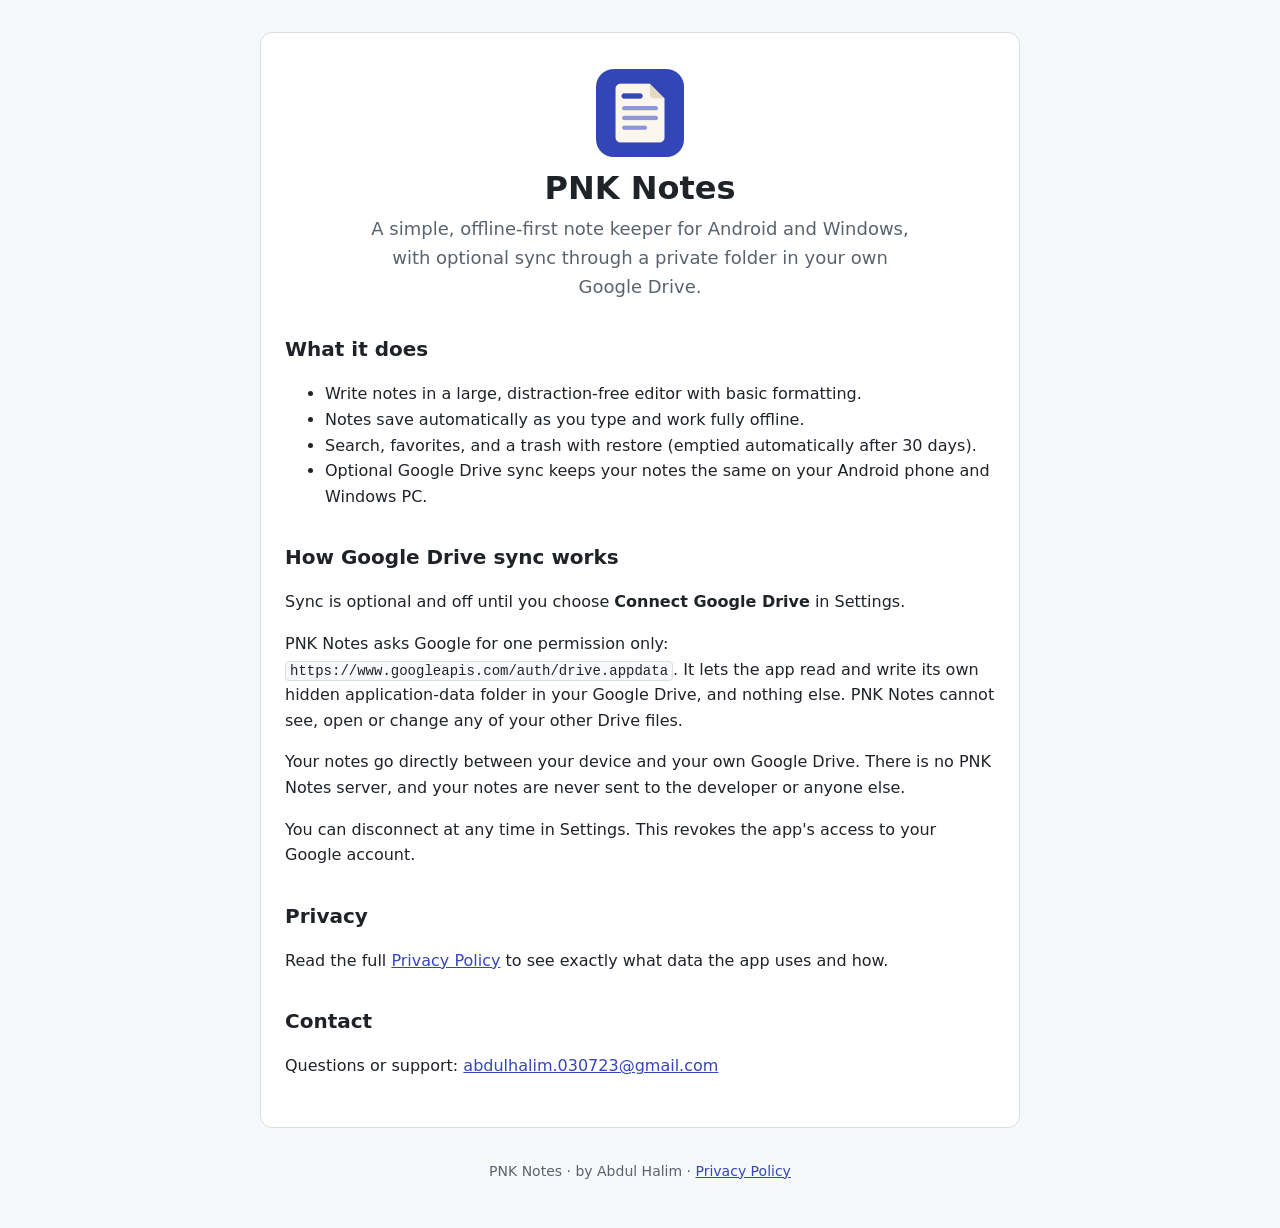
<file: index.html>
<!doctype html>
<html lang="en">
<head>
  <meta charset="utf-8">
  <meta name="viewport" content="width=device-width, initial-scale=1">
  <title>PNK Notes</title>
  <meta name="description" content="PNK Notes is a simple, offline-first note keeper for Android and Windows with optional sync through a private folder in your own Google Drive.">
  <link rel="icon" type="image/png" href="icon.png">
  <link rel="stylesheet" href="style.css">
</head>
<body>
  <main>
    <header class="hero">
      <img src="icon.png" width="96" height="96" alt="PNK Notes icon">
      <h1>PNK Notes</h1>
      <p class="lead">A simple, offline-first note keeper for Android and Windows, with optional sync through a private folder in your own Google Drive.</p>
    </header>

    <section>
      <h2>What it does</h2>
      <ul>
        <li>Write notes in a large, distraction-free editor with basic formatting.</li>
        <li>Notes save automatically as you type and work fully offline.</li>
        <li>Search, favorites, and a trash with restore (emptied automatically after 30 days).</li>
        <li>Optional Google Drive sync keeps your notes the same on your Android phone and Windows PC.</li>
      </ul>
    </section>

    <section>
      <h2>How Google Drive sync works</h2>
      <p>Sync is optional and off until you choose <strong>Connect Google Drive</strong> in Settings.</p>
      <p>PNK Notes asks Google for one permission only:
        <code>https://www.googleapis.com/auth/drive.appdata</code>. It lets the app read and write
        its own hidden application-data folder in your Google Drive, and nothing else. PNK Notes
        cannot see, open or change any of your other Drive files.</p>
      <p>Your notes go directly between your device and your own Google Drive. There is no PNK Notes
        server, and your notes are never sent to the developer or anyone else.</p>
      <p>You can disconnect at any time in Settings. This revokes the app's access to your Google account.</p>
    </section>

    <section>
      <h2>Privacy</h2>
      <p>Read the full <a href="privacy.html">Privacy Policy</a> to see exactly what data the app uses and how.</p>
    </section>

    <section>
      <h2>Contact</h2>
      <p>Questions or support: <a href="mailto:abdulhalim.030723@gmail.com">abdulhalim.030723@gmail.com</a></p>
    </section>
  </main>

  <footer>
    <p>PNK Notes &middot; by Abdul Halim &middot; <a href="privacy.html">Privacy Policy</a></p>
  </footer>
</body>
</html>
</file>
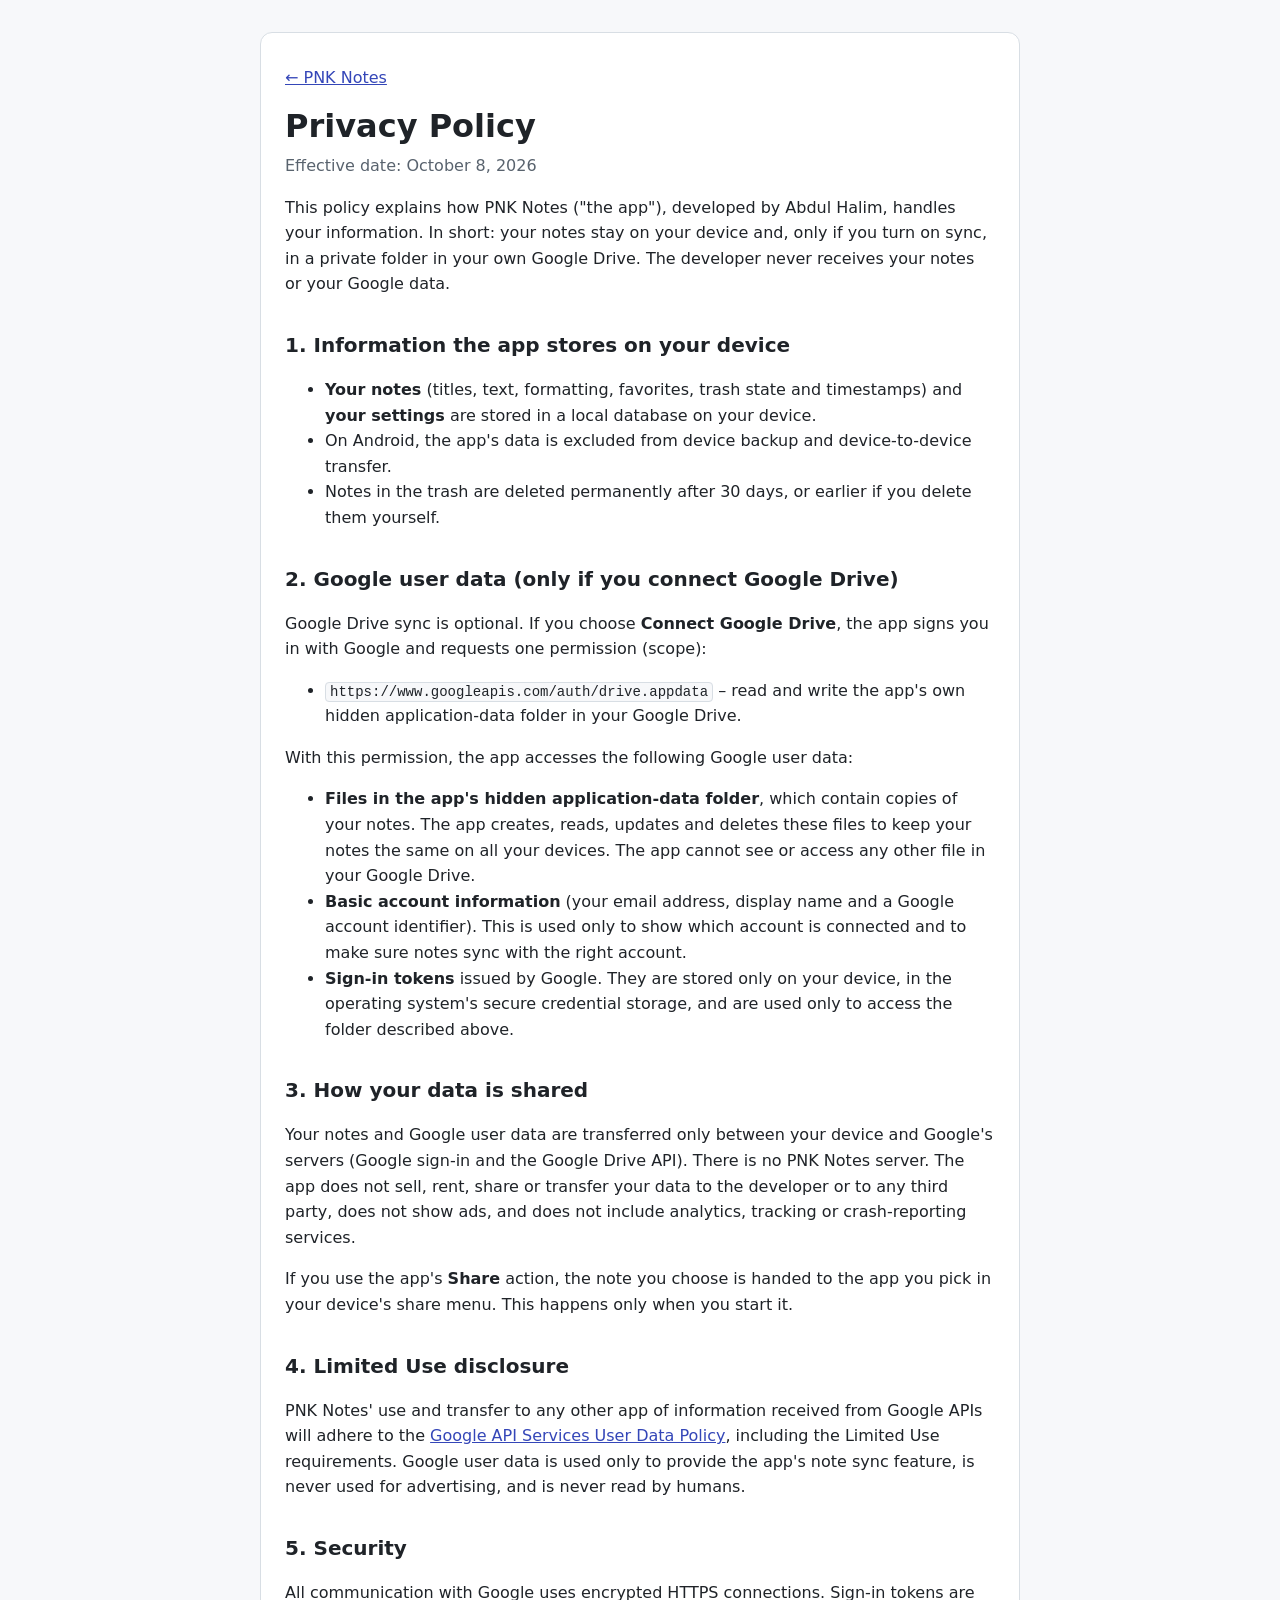
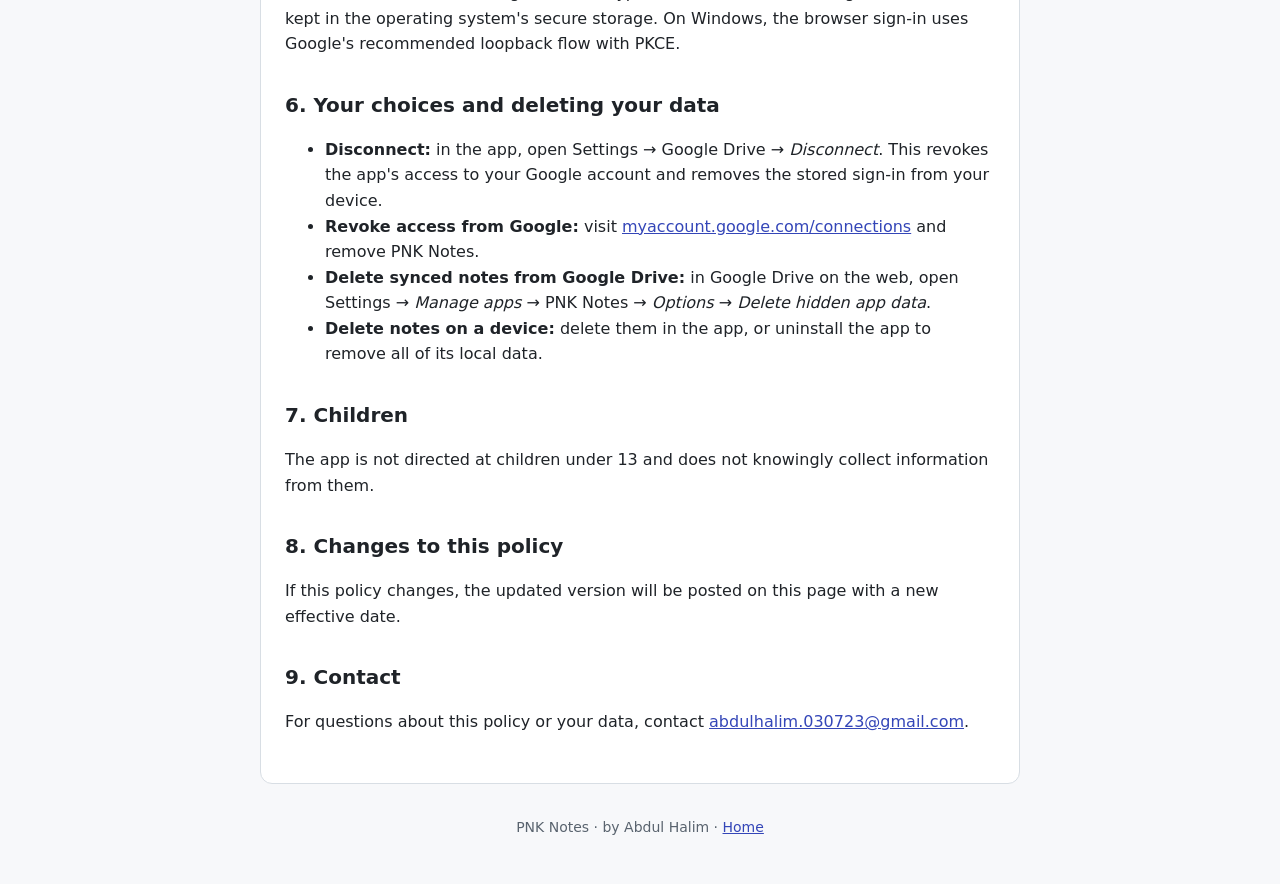
<file: privacy.html>
<!doctype html>
<html lang="en">
<head>
  <meta charset="utf-8">
  <meta name="viewport" content="width=device-width, initial-scale=1">
  <title>PNK Notes Privacy Policy</title>
  <meta name="description" content="How PNK Notes handles your notes and Google account data.">
  <link rel="icon" type="image/png" href="icon.png">
  <link rel="stylesheet" href="style.css">
</head>
<body>
  <main>
    <p class="back"><a href="index.html">&larr; PNK Notes</a></p>
    <h1>Privacy Policy</h1>
    <p class="meta">Effective date: October 8, 2026</p>

    <p>This policy explains how PNK Notes ("the app"), developed by Abdul Halim, handles your
      information. In short: your notes stay on your device and, only if you turn on sync, in a
      private folder in your own Google Drive. The developer never receives your notes or your
      Google data.</p>

    <h2>1. Information the app stores on your device</h2>
    <ul>
      <li><strong>Your notes</strong> (titles, text, formatting, favorites, trash state and
        timestamps) and <strong>your settings</strong> are stored in a local database on your
        device.</li>
      <li>On Android, the app's data is excluded from device backup and device-to-device transfer.</li>
      <li>Notes in the trash are deleted permanently after 30 days, or earlier if you delete them yourself.</li>
    </ul>

    <h2>2. Google user data (only if you connect Google Drive)</h2>
    <p>Google Drive sync is optional. If you choose <strong>Connect Google Drive</strong>, the app
      signs you in with Google and requests one permission (scope):</p>
    <ul>
      <li><code>https://www.googleapis.com/auth/drive.appdata</code> &ndash; read and write the app's
        own hidden application-data folder in your Google Drive.</li>
    </ul>
    <p>With this permission, the app accesses the following Google user data:</p>
    <ul>
      <li><strong>Files in the app's hidden application-data folder</strong>, which contain copies
        of your notes. The app creates, reads, updates and deletes these files to keep your notes
        the same on all your devices. The app cannot see or access any other file in your Google
        Drive.</li>
      <li><strong>Basic account information</strong> (your email address, display name and a Google
        account identifier). This is used only to show which account is connected and to make
        sure notes sync with the right account.</li>
      <li><strong>Sign-in tokens</strong> issued by Google. They are stored only on your device, in
        the operating system's secure credential storage, and are used only to access the folder
        described above.</li>
    </ul>

    <h2>3. How your data is shared</h2>
    <p>Your notes and Google user data are transferred only between your device and Google's
      servers (Google sign-in and the Google Drive API). There is no PNK Notes server. The app does
      not sell, rent, share or transfer your data to the developer or to any third party, does not
      show ads, and does not include analytics, tracking or crash-reporting services.</p>
    <p>If you use the app's <strong>Share</strong> action, the note you choose is handed to the app
      you pick in your device's share menu. This happens only when you start it.</p>

    <h2>4. Limited Use disclosure</h2>
    <p>PNK Notes' use and transfer to any other app of information received from Google APIs will
      adhere to the
      <a href="https://developers.google.com/terms/api-services-user-data-policy">Google API Services User Data Policy</a>,
      including the Limited Use requirements. Google user data is used only to provide the app's
      note sync feature, is never used for advertising, and is never read by humans.</p>

    <h2>5. Security</h2>
    <p>All communication with Google uses encrypted HTTPS connections. Sign-in tokens are kept in
      the operating system's secure storage. On Windows, the browser sign-in uses Google's
      recommended loopback flow with PKCE.</p>

    <h2>6. Your choices and deleting your data</h2>
    <ul>
      <li><strong>Disconnect:</strong> in the app, open Settings &rarr; Google Drive &rarr;
        <em>Disconnect</em>. This revokes the app's access to your Google account and removes the
        stored sign-in from your device.</li>
      <li><strong>Revoke access from Google:</strong> visit
        <a href="https://myaccount.google.com/connections">myaccount.google.com/connections</a>
        and remove PNK Notes.</li>
      <li><strong>Delete synced notes from Google Drive:</strong> in Google Drive on the web, open
        Settings &rarr; <em>Manage apps</em> &rarr; PNK Notes &rarr; <em>Options</em> &rarr;
        <em>Delete hidden app data</em>.</li>
      <li><strong>Delete notes on a device:</strong> delete them in the app, or uninstall the app
        to remove all of its local data.</li>
    </ul>

    <h2>7. Children</h2>
    <p>The app is not directed at children under 13 and does not knowingly collect information from them.</p>

    <h2>8. Changes to this policy</h2>
    <p>If this policy changes, the updated version will be posted on this page with a new effective date.</p>

    <h2>9. Contact</h2>
    <p>For questions about this policy or your data, contact
      <a href="mailto:abdulhalim.030723@gmail.com">abdulhalim.030723@gmail.com</a>.</p>
  </main>

  <footer>
    <p>PNK Notes &middot; by Abdul Halim &middot; <a href="index.html">Home</a></p>
  </footer>
</body>
</html>
</file>
<file: style.css>
:root {
  --bg: #f7f8fa;
  --surface: #ffffff;
  --text: #1f2328;
  --muted: #59636e;
  --accent: #3446b8;
  --border: #d8dee4;
  color-scheme: light dark;
}

@media (prefers-color-scheme: dark) {
  :root {
    --bg: #14171c;
    --surface: #1c2027;
    --text: #e6e8eb;
    --muted: #9aa4af;
    --accent: #8d9cf5;
    --border: #2f3640;
  }
}

* { box-sizing: border-box; }

body {
  margin: 0;
  background: var(--bg);
  color: var(--text);
  font: 16px/1.6 "Segoe UI", system-ui, -apple-system, Roboto, sans-serif;
}

main {
  max-width: 760px;
  margin: 32px auto;
  padding: 32px 24px;
  background: var(--surface);
  border: 1px solid var(--border);
  border-radius: 12px;
}

@media (max-width: 600px) {
  main { margin: 0; border: 0; border-radius: 0; padding: 24px 16px; }
}

h1 { font-size: 2rem; line-height: 1.2; margin: 0 0 8px; }
h2 { font-size: 1.25rem; margin: 32px 0 8px; }
a { color: var(--accent); }
code {
  font-size: 0.875em;
  background: var(--bg);
  border: 1px solid var(--border);
  border-radius: 4px;
  padding: 1px 4px;
  overflow-wrap: anywhere;
}

.hero { text-align: center; }
.hero img { border-radius: 20px; }
.lead { font-size: 1.125rem; color: var(--muted); max-width: 560px; margin: 0 auto; }
.meta, .back { color: var(--muted); margin-top: 0; }

footer { text-align: center; color: var(--muted); font-size: 0.875rem; padding: 0 16px 32px; }
</file>
